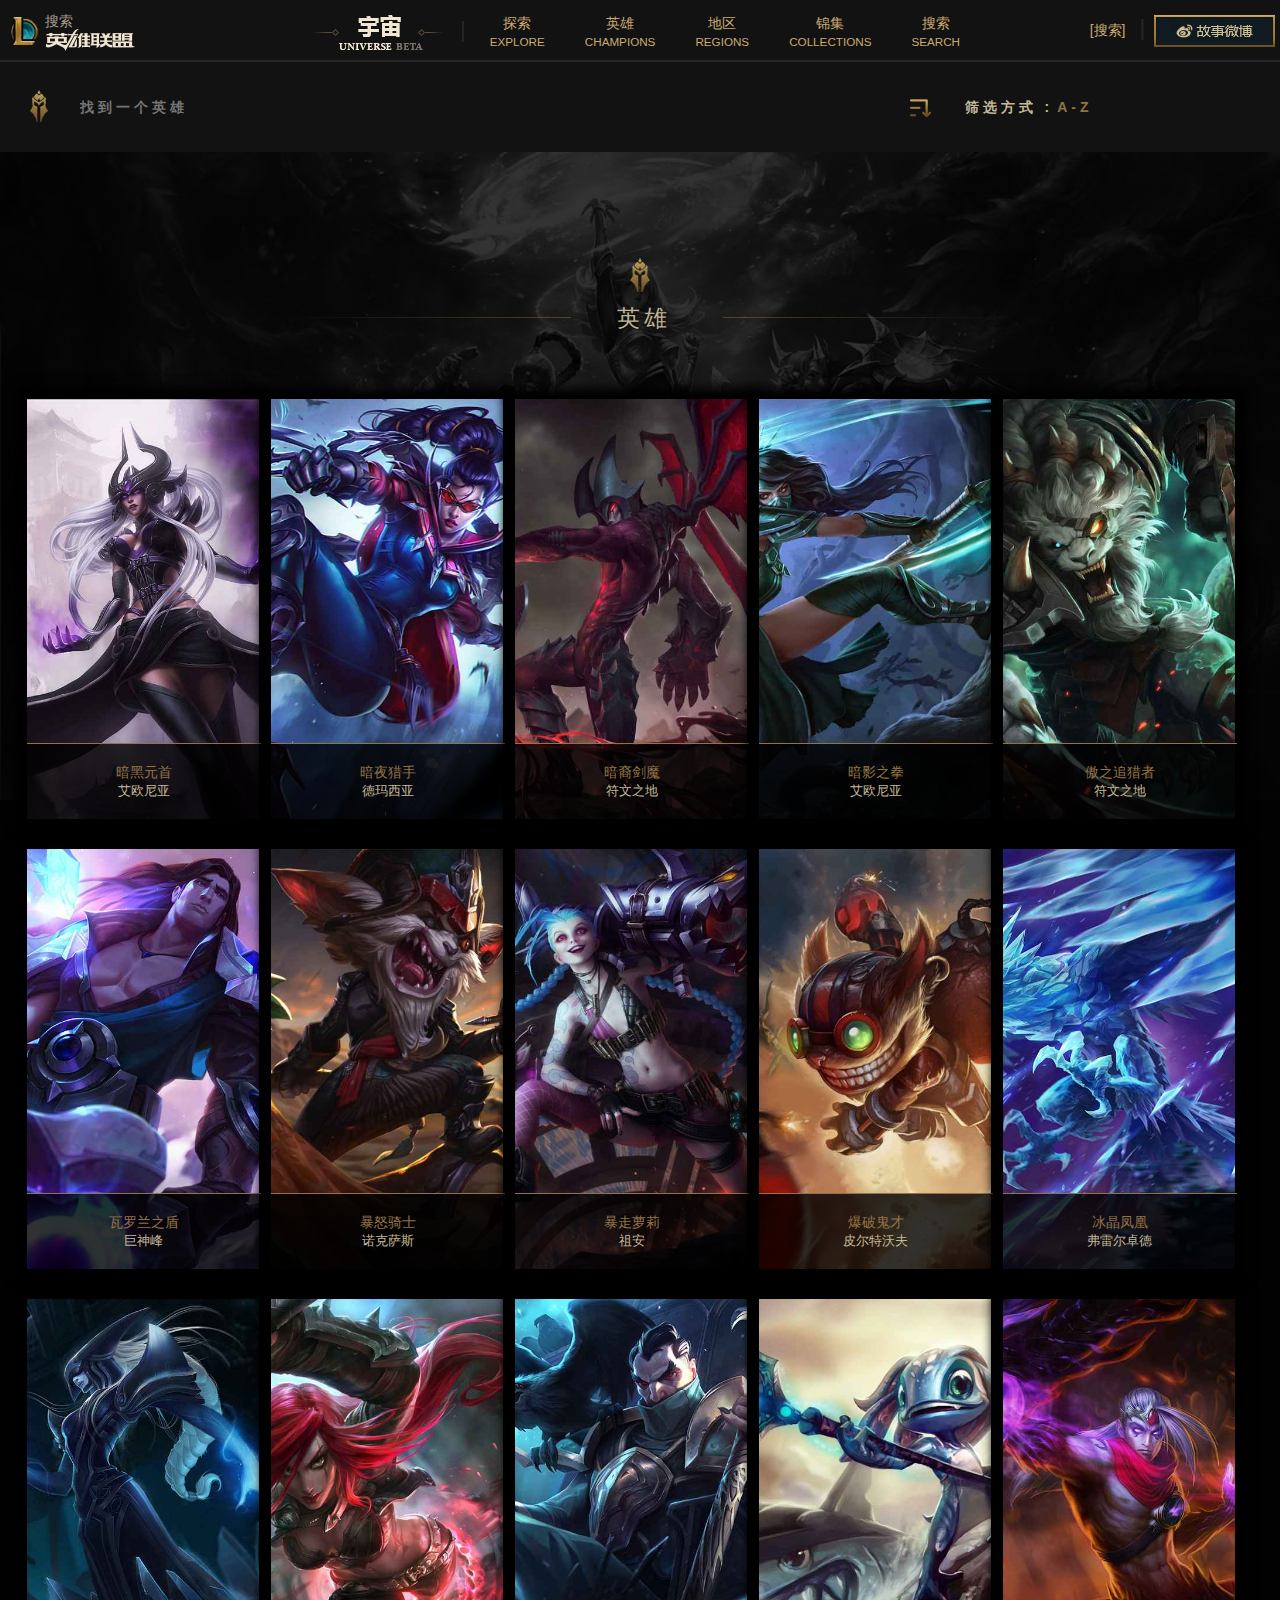
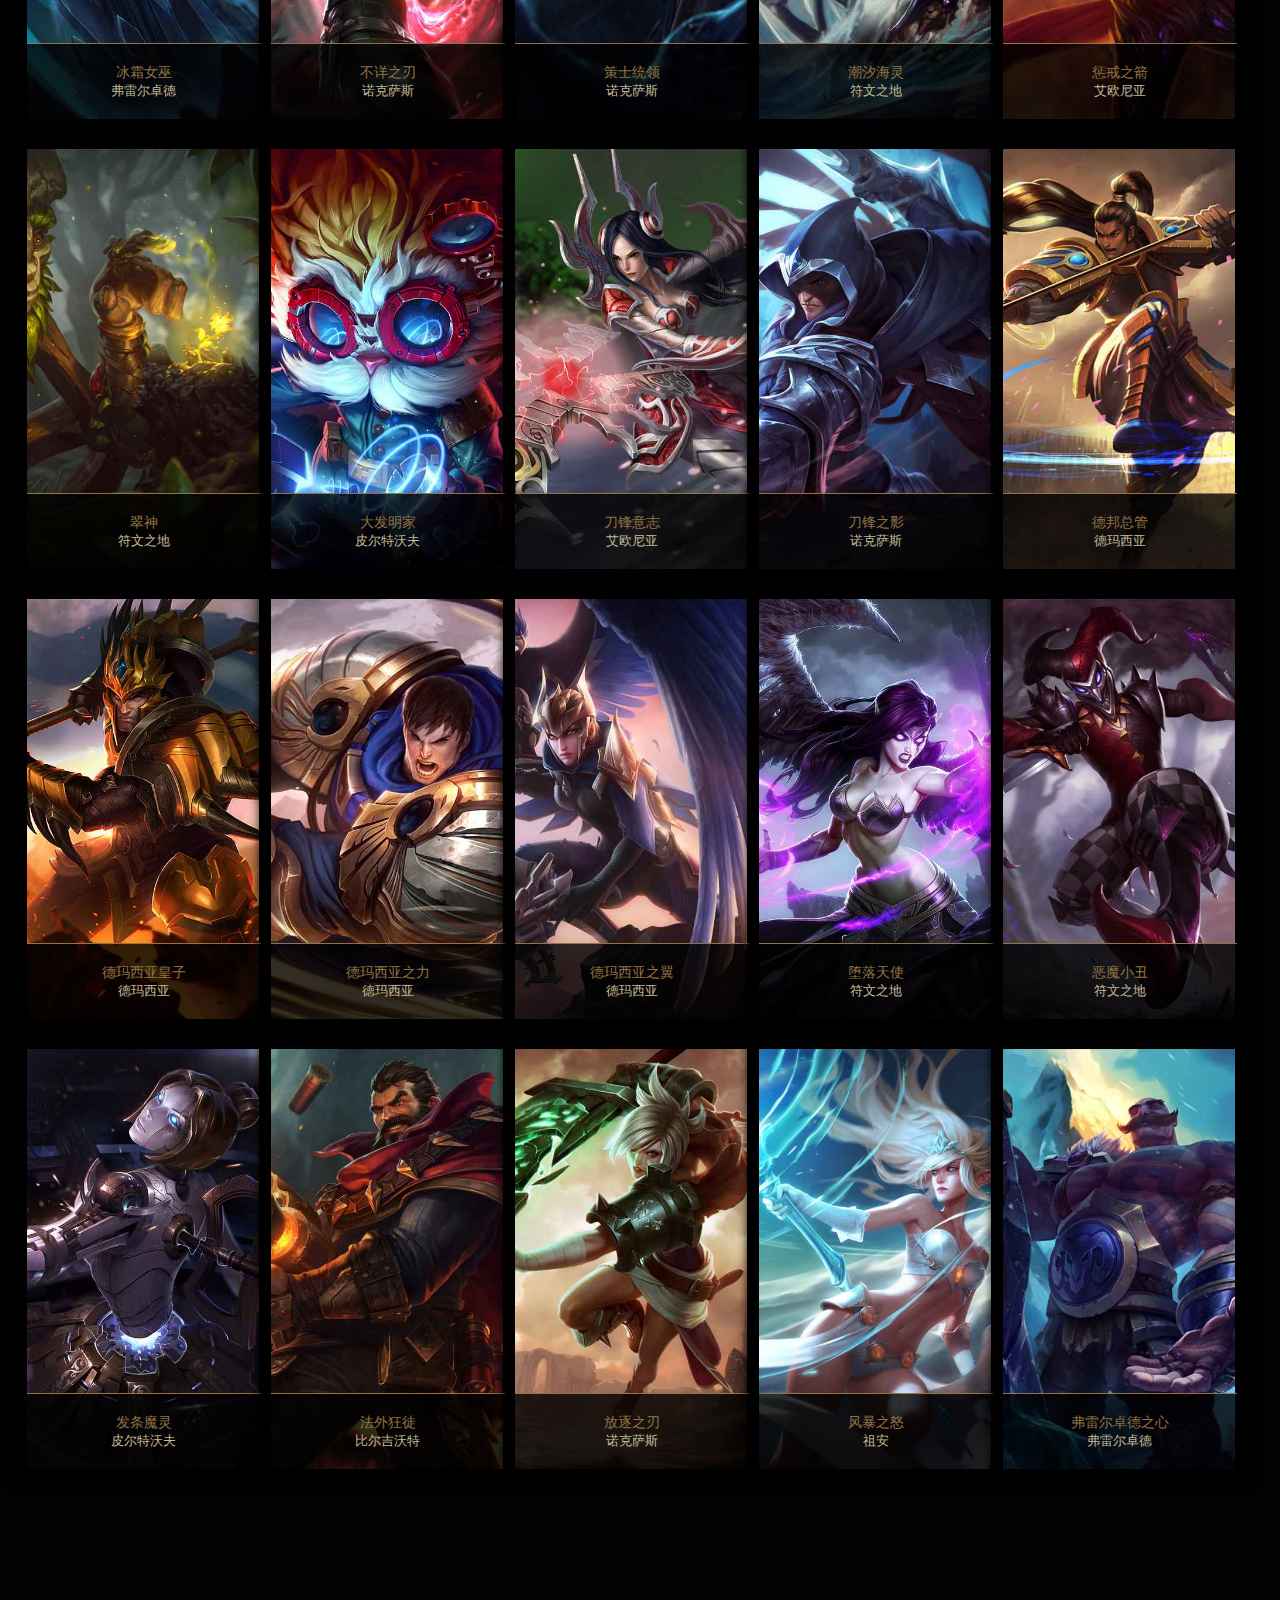
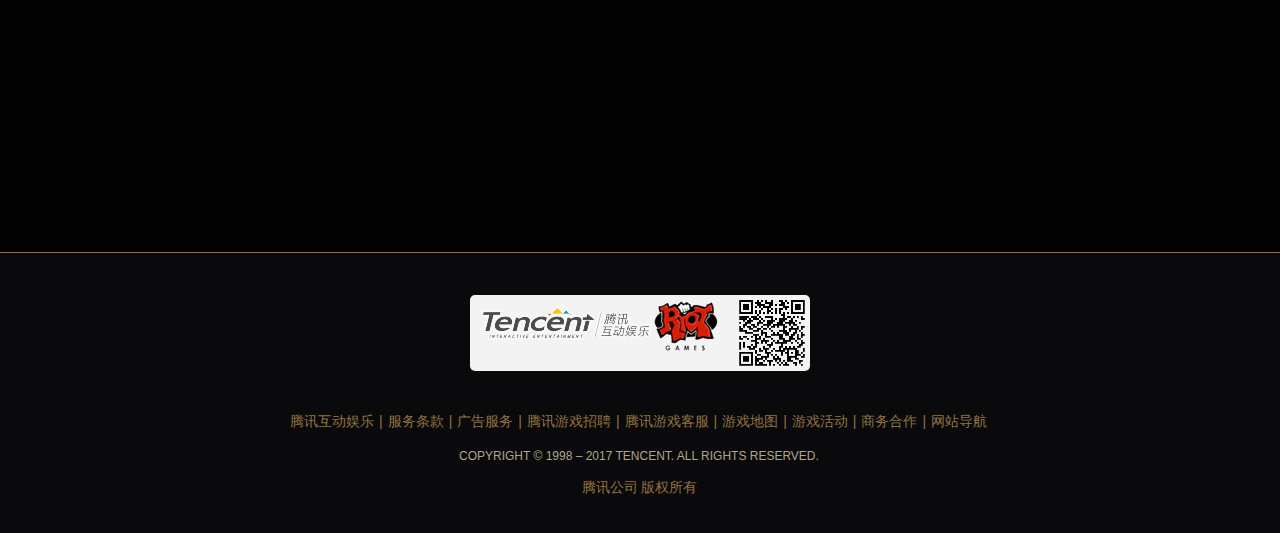
<file: index.html>
<!DOCTYPE html>
<html>
<head lang="en">
    <meta charset="UTF-8">
    <title>英雄</title>
    <link rel="stylesheet" href="base.css"/>
    <link rel="stylesheet" href="css-hero.css"/>
</head>
<body>
<div class="bgi">

</div>
<!--head模块开始-->
<div class="top">
    <div class="left">
        <img src="images/logo.jpg" alt=""/>
        <a href="javascript:void(0)">搜索</a>
        <img src="images/lol名字.png" alt=""/>
    </div>
    <div class="center">
        <img src="images/宇宙.jpg" alt=""/>
        <span>|</span>
        <div class="link">
            <a href="javascript:void(0)">探索<br>
                <small>EXPLORE</small>
            </a>
            <a href="javascript:void(0)">英雄<br>
                <small>CHAMPIONS</small>
            </a>
            <a href="javascript:void(0)">地区<br>
                <small>REGIONS</small>
            </a>
            <a id="xianshi" href="javascript:void(0)">锦集<br>
                <small>COLLECTIONS</small>
            </a>
            <a href="javascript:void(0)" id="linkSearch">搜索<br>
                <small>SEARCH</small>
            </a>
        </div>
    </div>
    <div class="right">
        <a href="javascript:void(0)">[搜索]</a>
        <span>|</span>
        <img src="images/故事微博.jpg" alt=""/>
    </div>
    <!--<div id="xiala" class="jijin">-->
        <!--<div class="tuzhi">-->
            <!--<a href="#">动画工访</a>-->
            <!--<a href="#">星之守护者</a>-->
            <!--<a href="#">美术图志</a>-->
        <!--</div>-->
    <!--</div>-->
</div>
<!--head模块结束-->
<!--隐藏的搜索栏开始-->
<div class="hideSearch" id="hideSearch">
    <div class="centerHideSearch">
        <img src="images/fangdajing.png" id="fangdajing" alt=""/>
        <input type="text" id="hideSearchInput" placeholder="搜索地区和英雄" />
    </div>
    <img src="images/close-icon.png" id="closeIcon" alt=""/>
</div>
<!--隐藏的搜索栏结束-->
<!--搜索模块开始-->
<div class="search">
    <div class="w">
        <img src="images/content_type_icon_champion.png" class="icon_champion" alt=""/>
        <!--搜索栏-->
        <input type="text" id="head-search" class="head-search" placeholder="找到一个英雄"/>
        <!--筛选方式-->
        <div class="select-search">
            <img src="images/SortDropdownIcon.png"  class="select-icon" alt=""/>
            <span class="way-span">筛选方式 :</span>
            <span class="az-span" id="az-span">A-Z</span>
            <!--伸缩隐藏栏-->
            <ul class="hide-bar">
                <li>A-Z</li>
                <li>最新</li>
                <li>地区</li>
            </ul>
        </div>
    </div>
</div>
<!--搜索模块结束-->
<!--内容展示模块开始-->
<div class="content">
    <img src="images/content_type_icon_champion.png" class="hero-icon" alt=""/>
    <h2>英雄</h2>
    <img src="images/line.png" class="line-left" alt=""/>
    <img src="images/line.png" class="line-right" alt=""/>
    <!--英雄卡片-->
    <div class="hero-card w">
        <ul id="hero-card-ul" class="hero-card-ul">
            <!--<li>-->
                <!--<div class="dw">-->
                    <!--<div class="intro">-->
                        <!--<span id="heroname">暗黑元首</span>-->
                        <!--<p id="buluoname">艾欧尼亚</p>-->
                    <!--</div>-->
                    <!--<div class="explore">-->
                        <!--<span>探索</span>-->
                        <!--<div class="srow">-->
                            <!--<span class="hideImg"><img src="images/NextArrow.png" alt=""/></span>-->
                            <!--<span class="showImg"><img src="images/NextArrow.png" alt=""/></span>-->
                        <!--</div>-->
                    <!--</div>-->
                <!--</div>-->
            <!--</li>-->
        </ul>
    </div>
    <!--回到顶部-->
    <div class="return-top">回到顶部</div>
</div>
<!--内容展示模块结束-->
<!--底部模块开始-->
<div class="buttom">
    <div  class="tencentLogo">
        <img src="images/tencentLogo.png" alt=""/>
    </div>
    <ul class="link">
        <li><a href="javascript:void(0)">腾讯互动娱乐</a></li><span>|</span>
        <li><a href="javascript:void(0)">服务条款</a></li><span>|</span>
        <li><a href="javascript:void(0)">广告服务</a></li><span>|</span>
        <li><a href="javascript:void(0)">腾讯游戏招聘</a></li><span>|</span>
        <li><a href="javascript:void(0)">腾讯游戏客服</a></li><span>|</span>
        <li><a href="javascript:void(0)">游戏地图</a></li><span>|</span>
        <li><a href="javascript:void(0)">游戏活动</a></li><span>|</span>
        <li><a href="javascript:void(0)">商务合作</a></li><span>|</span>
        <li><a href="javascript:void(0)">网站导航</a></li>
    </ul>
    <span class="copy">COPYRIGHT © 1998 – 2017 TENCENT. ALL RIGHTS RESERVED.</span>
    <a href="javascript:void(0)" class="txcopy">腾讯公司 版权所有</a>
</div>
<!--底部模块结束-->
<script src="animateSlow.js"></script>
<script src="jQuery版本/jquery-1.12.4.js"></script>
<script>
    //----------------------------------jq入口函数--------------------------------------
    $(function () {
        //---------------------top模块搜索标签的单击事件-------------------------
        $('#linkSearch').on('click', function () {
            $('#hideSearch').slideToggle();
        })
        $('#closeIcon').on('click', function () {
            $('#hideSearch').slideUp();
        })
        //--------------------------英雄名片部分jq-----------------------------
        //英雄名字数组
        var name = ['暗黑元首','暗夜猎手','暗裔剑魔','暗影之拳','傲之追猎者','瓦罗兰之盾','暴怒骑士','暴走萝莉','爆破鬼才','冰晶凤凰','冰霜女巫','不详之刃','策士统领','潮汐海灵','惩戒之箭','翠神','大发明家','刀锋意志','刀锋之影','德邦总管','德玛西亚皇子','德玛西亚之力','德玛西亚之翼','堕落天使','恶魔小丑','发条魔灵','法外狂徒','放逐之刃','风暴之怒','弗雷尔卓德之心'];
        //部落种族数组
        var buluo = ['艾欧尼亚','德玛西亚','符文之地','艾欧尼亚','符文之地','巨神峰','诺克萨斯','祖安','皮尔特沃夫','弗雷尔卓德','弗雷尔卓德','诺克萨斯','诺克萨斯','符文之地','艾欧尼亚','符文之地','皮尔特沃夫','艾欧尼亚','诺克萨斯','德玛西亚','德玛西亚','德玛西亚','德玛西亚','符文之地','符文之地','皮尔特沃夫','比尔吉沃特','诺克萨斯','祖安','弗雷尔卓德'];

        var liLeft = 0;
        var liTop = 0;
        for(var i = 0; i < 30; i ++){
            //创建英雄名片
            $li = $('<li style="width: 232px; height: 420px; margin: 15px 6px;"> <div class="dw"> <div class="intro"> <span id="heroname">暗黑元首</span> <p id="buluoname">艾欧尼亚</p> </div> <div class="explore" style=""> <span>探索</span> <div class="srow"> <span class="hideImg"><img src="images/NextArrow.png" alt=""></span> <span class="showImg"><img src="images/NextArrow.png" alt=""></span> </div> </div> </div> </li>')
            $li.appendTo($('.hero-card-ul'));
            $li.css({
                background:"url(images/"+(i)+".jpg)",
                backgroundPosition:'84.1152% 9.62343%',
                backgroundSize:'cover'
            });
            //给英雄添加名字
            $li.find('#heroname').text(name[i]);
            $li.find('#buluoname').text(buluo[i]);
            //给所有li标签加定位坐标
            $li.css({
                left:liLeft,
                top:liTop
            });
            liTop = (liLeft + 244) > 976? (liTop + 450):liTop;
            liLeft = (liLeft + 244) > 976? 0:liLeft+ 244;

        }
        //英雄名片的li标签的父盒子高度随内容变化
        $('#hero-card-ul').css({height:(liTop)});

        //li 给所有li添加鼠标移入事件
        $('.hero-card-ul > li').mouseenter(function () {
            $(this).stop(true,false).animate({
                'width':254,
                'height':450,
                'margin':0,
                'margin-right':-5,
                'margin-left':-5
            },300).siblings().stop(true,false).animate(
                    {'width':232,
                        'height':420,
                        'margin':15,
                        'margin-right':6,
                        'margin-left':6
                    },300);
            $(this).find('.intro,.explore').stop(true,false).animate(
                    {'width':254},300).parent().siblings().find('.intro,.explore').stop(true,false).animate(
                    {'width':232},300);
            $(this).find('.explore').slideDown("fast").parent().parent().siblings().find('.explore').slideUp("fast");
            //探索-动画箭头
//            $(this).find('.explore > i').
        });

        //li 给所有li添加鼠标移出事件
        $('.hero-card-ul > li').mouseleave(function () {
            $(this).stop(true,false).animate(
                    {'width':232,
                        'height':420,
                        'margin-right':6,
                        'margin-left':6,
                        'margin':15
                    },300);
            $(this).find('.intro,.explore').stop(true,false).animate(
                    {'width':232},300);
            $(this).find('.explore').slideUp("fast");

        });

        //回到顶部事件--------------------------------------
        //window滚动事件
        var $topHeight = $('.top').height();
        $(window).scroll(function () {
            var $scrollTop = $(this).scrollTop();
            //回到顶部图标淡入淡出
            if($scrollTop >= $(window).height()){
                $('.return-top').fadeIn();
            }else{
                $('.return-top').fadeOut();
            }
            //search栏fixed效果
            if($scrollTop >= $topHeight){
                $('.search').addClass('fixed');
                $('.top').css('margin-bottom',90);
            }else{
                $('.search').removeClass('fixed');
                $('.top').css('margin-bottom',0);
            }

            //hideSearch栏fixed效果
            if($scrollTop >= $topHeight){
                $('#hideSearch').addClass('fixed');
                $('.top').css('margin-bottom',90);
            }else{
                $('#hideSearch').removeClass('fixed');
                $('.top').css('margin-bottom',0);
            }
        });

        //点击按钮回到顶部
        $('.return-top').click(function () {
            $('html,body').animate({scrollTop:0},800);
        });

        //给筛选方式设置单击事件------------------------------------------------------------------
        $('.select-search').click(function () {
            $('.hide-bar').slideToggle();
        });
        //给li标签添加两个事件（单击、鼠标移入）
        $('.hide-bar > li').on({
            'click': function () {
            $('#az-span').text($(this).text());
                //添加地区筛选的功能
                if($('#az-span').text() == '地区'){
                    var dmcy = [];
                    var aony = [];
                    var fwzd = [];
                    var za = [];
                    var nkss = [];
                    var petwf = [];
                    var liTop = 0;
                    var liLeft = 0;
                    $('#hero-card-ul > li').css({display:'none'});

                    //判断输入的内容与英雄名字/部落是否一样
                    function areaHeroSelect(areaStr,areaArr){
                        for(var i = 0; i < $('#hero-card-ul > li').length;i++){
                            if(areaStr === $('#hero-card-ul > li').eq(i).find('#buluoname').text()){

                                areaArr[areaArr.length] = $('#hero-card-ul > li').eq(i);

                            }
                        }
                        for (var i = 0; i < areaArr.length; i++) {
                            //重新给li标签加定位坐标
                            areaArr[i].css({
                                left:liLeft,
                                top:liTop
                            });
                            liTop = (liLeft + 244) > 976? (liTop + 450):liTop;
                            liLeft = (liLeft + 244) > 976? 0:liLeft+ 244;
                            areaArr[i].css({display:'block'});
                        }
//                        liLeft = 0;
//                        liTop += 450;
                        //英雄名片的li标签的父盒子高度随内容变化
                        $('#hero-card-ul').css({height:(liTop+150)});
                    }

                    //调用areaHeroSelect函数
                    areaHeroSelect('德玛西亚',dmcy);
                    areaHeroSelect('艾欧尼亚',aony);
                    areaHeroSelect('符文之地',fwzd);
                    areaHeroSelect('祖安',za);
                    areaHeroSelect('诺克萨斯',nkss);
                    areaHeroSelect('皮尔特沃夫',petwf);
                }else{
                    var liLeft = 0;
                    var liTop = 0;
                    for(var i = 0; i < $('#hero-card-ul > li').length; i++){
                        //重新给所有li标签加定位坐标
                        $('#hero-card-ul > li').eq(i).css({
                            left:liLeft,
                            top:liTop
                        });
                        liTop = (liLeft + 244) > 976? (liTop + 450):liTop;
                        liLeft = (liLeft + 244) > 976? 0:liLeft+ 244;
                        $('#hero-card-ul > li').css({display:'block'});
                    }
                }
        },
            'mouseenter': function () {
                $(this).css({
                    backgroundColor:'black'
                }).siblings().css({
                    backgroundColor:'#121212'
                });
            }
        });

        //----------------搜索英雄------------------------
        function searchHero(div){
            var arrHero = [];
            //英雄搜索框keyup事件
            $(div).on('keyup', function () {
                var liLeft = 0;
                var liTop = 0;
                var $text = $(div).val();
                $('#hero-card-ul > li').css({display:'none'});
                //遍历所有li标签
                for(var i = 0; i < $('#hero-card-ul > li').length; i++){
                    //判断输入的内容与英雄名字/部落是否一样
                    if($text === $('#hero-card-ul > li').eq(i).find('#heroname').text() || $text === $('#hero-card-ul > li').eq(i).find('#buluoname').text()){

                        arrHero[arrHero.length] = $('#hero-card-ul > li').eq(i);

                    }

                    //当输入为空，则恢复原样
                    if($text == ""){
                        for(var i = 0; i < $('#hero-card-ul > li').length; i++){
                            //重新给所有li标签加定位坐标
                            $('#hero-card-ul > li').eq(i).css({
                                left:liLeft,
                                top:liTop
                            });
                            liTop = (liLeft + 244) > 976? (liTop + 450):liTop;
                            liLeft = (liLeft + 244) > 976? 0:liLeft+ 244;
                            $('#hero-card-ul > li').css({display:'block'});
                        }
                        arrHero = [];
                    }
                }
                for (var i = 0; i < arrHero.length; i++) {
                    //重新给li标签加定位坐标
                    arrHero[i].css({
                        left:liLeft,
                        top:liTop
                    });
                    liTop = (liLeft + 244) > 976? (liTop + 450):liTop;
                    liLeft = (liLeft + 244) > 976? 0:liLeft+ 244;
                    arrHero[i].css({display:'block'});
                }
                //英雄名片的li标签的父盒子高度随内容变化
                $('#hero-card-ul').css({height:(liTop+150)});
            });
        }

        searchHero('#head-search');
        searchHero('#hideSearchInput');



        //------------------搜索英雄结束-----------------------------



        //----------------小箭头动画-------------------------
        $('.srow').parent().mouseover(function(){
            $('.hideImg').stop().animate({left:'48px'},300,'linear',function () {
                /*动画执行完成*/
            });
            $('.showImg').stop().animate({left:'96px'},300,'linear');
        });

        $('.srow').parent().mouseleave(function(){
            $('.hideImg').stop().animate({left:'-18px'},300,'linear',function () {
                /*动画执行完成*/
            });
            $('.showImg').stop().animate({left:'48px'},300,'linear');
        });
    });

</script>
</body>
</html>
</file>
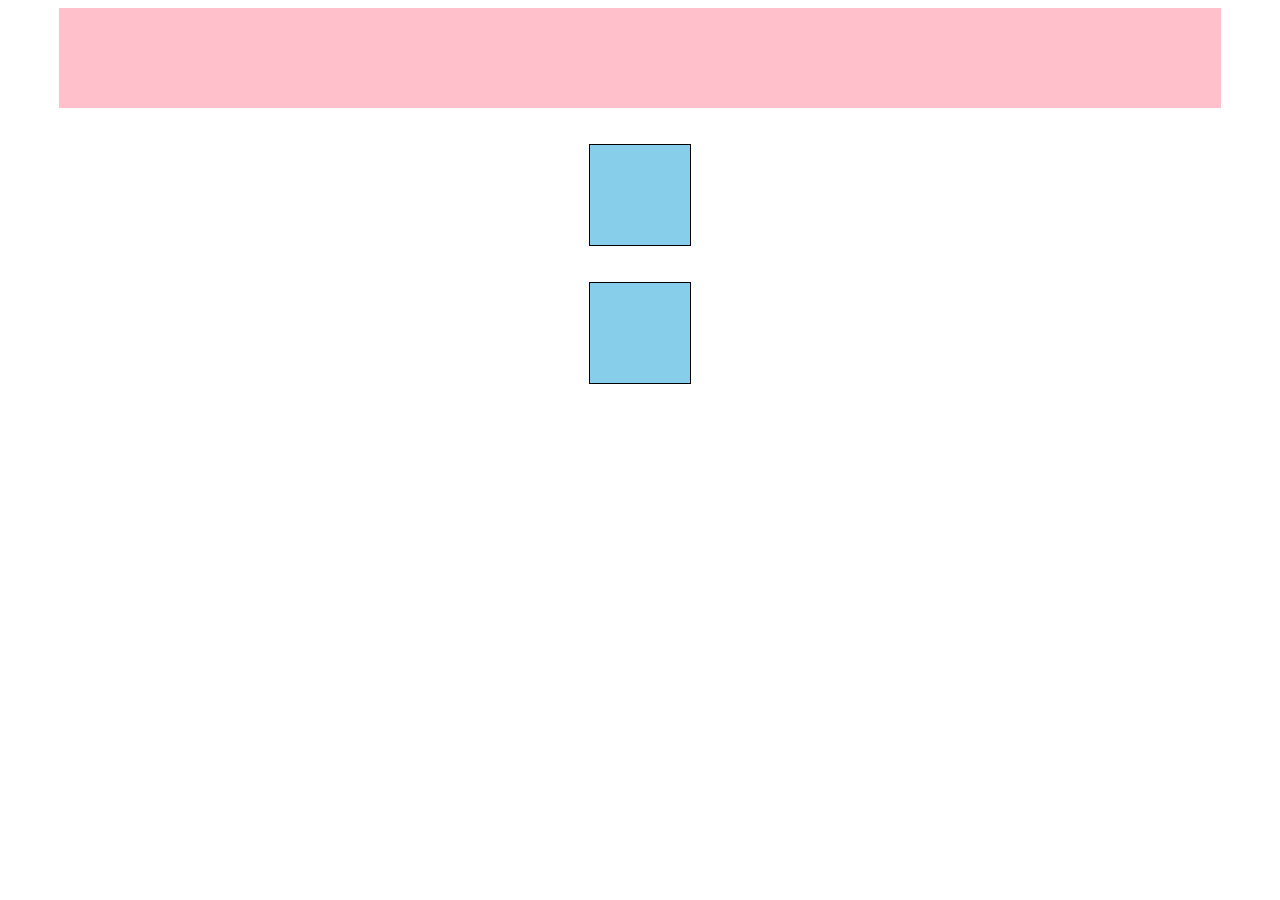
<file: demo.html>
<!DOCTYPE html>
<html>
<head lang="en">
    <meta charset="UTF-8">
    <title></title>
    <style> 
        .box {
            width: 92%;
            height: 100px;
            background-color: pink;
            margin: auto;
        }
        .box1,.box2 {
            width: 100px;
            height: 100px;
            background-color: skyblue;
            margin: auto;
            border: 1px solid #000;
        }
        /*.box1 {*/
            /*position: relative;*/
            /*top: 20px;*/
            /*padding-bottom: 100px;*/
        /*}*/
    </style>
</head>
<body>
<div class="box"></div>
<br/>
<br/>
<div class="box1"></div>
<br/>
<br/>
<div class="box2"></div>
<script src="jQuery版本/jquery-1.12.4.js"></script>
<script>
    $(function () {
       $('.box1,.box2').mouseenter(function () {
           $(this).animate({'width':120,
           'height':120});
       });
    });
</script>
</body>
</html>
</file>
<file: base.css>
/*css 初始化 */
html,
 body, 
 ul, 
 li,
 ol,
 dl,
 dd, 
 dt, 
 p, 
 h1,
 h2,
 h3,
 h4,
 h5,
 h6,
 form,
 fieldset,
 legend,
 img,
 input {
    margin: 0;
    padding: 0;  /*清除元素的内外边距*/
}

fieldset, img, input, button {
    border: none;
    padding: 0;
    margin: 0;
    outline-style: none;  /*外面环绕线*/
}

ul, ol {
    list-style: none;
}

/*去掉原样式中的小黑点*/


img {
    vertical-align: middle;
    border: 0;
    /*ie6以下*/
}



table {
    border-collapse: collapse; /*合并外边线*/
}


body {
    color: #c4b998;
    font-size: 14px;
    font-family: microsoft yahei,Helvetica,tahoma,simsun,sans-serif;
    font-weight: 400;
}

.clearfix:after {
	content: "";
    display: block;
    clear: both;
    height: 0;
    line-height: 0;
    visibility: hidden;
}


h1,
h2,
h3,
h4,
h5,
h6 {
    font-weight: normal;
}

s,
i,
em { 
    font-style: normal;  
    text-decoration: none; 
}
</file>
<file: css-hero.css>
/*版心*/
.w {
    width: 1241px;
    margin:0 auto;
}
body {
    width: 100%;
    background: url(images/aboutBackground.jpg) no-repeat;
    background-position: 50% 80px;
    background-size: 100%;
    background-color: #0a0a0c;
}

/*head模块开始*/
.top {
    width: 100%;
    height: 60px;
    position: relative;
    /*overflow: hidden;*/
    background-color: #121212;
    border-bottom: 2px solid #262626;
}

.top .left {
    width: 132px;
    float: left;
    height: 60px;
    position: absolute;

}

.top .left a {
    position: absolute;
    color: #a29c90;
    top: 13px;
    left: 45px;
    text-decoration: none;
}

.top .left img:last-child {
    position: absolute;
    bottom: 8px;
    left: 45px;
}

.top .left img:first-child {
    position: absolute;
    bottom: 8px;
}

.top .center {
    margin: auto;
    position: relative;
    width: 680px;
    height: 60px;
    overflow: hidden;

}

.top .center img {
    line-height: 60px;
}

.top .center span {
    line-height: 60px;
    font-size: 22px;
    position: absolute;
    color: #262626;

}

.top .center .link {
    left: 800px;
    height: 60px;
    float: right;

}

.top .center .link a {
    float: left;
    text-align: center;
    color: #c9aa71;
    font-size: 14px;
    padding: 15px 0 4px;
    border-bottom: 1px solid transparent;
    margin: 0 20px;
    cursor: pointer;
    text-decoration: none;

}

.top .center .link a:hover {
    color: #fff;
    border-bottom: 2px solid #c9aa71;
}

.top .right {
    position: absolute;
    top: 15px;
    right: 5px;
}

.top .right a {
    color: #c9aa71;
    margin-right: 10px;
    text-decoration: none;

}

.top .right span {
    font-size: 22px;
    margin-right: 5px;
    color: #262626;
}

.diqu {
    position: relative;
}

.diqu img {
    position: absolute;
    top: 71px;
    left: 620px;
}

.diqu a {
    font-size: 35px;
    color: #d3c7aa;
    position: absolute;
    left: 600px;
    top: 163px;
    text-decoration: none;
}

/*head模块结束*/

/*隐藏的搜索栏开始*/
.hideSearch {
    width: 100%;
    height: 124px;
    background-color: #000;
    position: absolute;
    z-index: 10;
    border-bottom: 1px solid #c9aa71;
    display: none;
    -moz-box-shadow:0 0 10px 10px #000;
    -webkit-box-shadow:0 0 10px 10px #000;
    box-shadow:0 0 10px 10px #000;
}
.centerHideSearch {
    width: 877px;
    height: 122px;
    position: absolute;
    top: 15px;
    left: 50%;
    margin-left: -438px;
}
.hideSearch input {
    width: 757px;
    height: 57px;
    padding: 20px;
    font-size: 30px;
    background-color: #121212;
    color: #d3c7aa;
}
.hideSearch #fangdajing {
    width: 59px;
    height: 62px;
    cursor: pointer;
}
.hideSearch #closeIcon {
    width: 32px;
    height: 32px;
    cursor: pointer;
    position: absolute;
    right: 46px;
    top: 46px;
}

/*隐藏的搜索栏结束*/

/*搜索模块开始*/
.fixed {
    position: fixed;
    left: 0;
    top: 0;
    /*z-index: 9;*/
}
.search {
    height: 90px;
    width: 100%;
    background-color: #121212;
    z-index: 9;
}
.search .icon_champion {
    width: 18.172px;
    height: 32px;
    float: left;
    margin-left: 10px;
    margin-top: 28px;
    margin-right: 20px;
}
/*搜索栏*/
.search .head-search {
    width: 626px;
    height: 19px;
    padding:35px 12px ;
    background-color: #121212;
    font-size: 14px;
    letter-spacing: 4px;
    color: #c4b998;
    font-weight: 800;
}
/*筛选方式*/
.search .select-search {
    width: 366px;
    height: 90px;
    float: right;
    background-color: #121212;
    cursor: pointer;
    position: relative;
}
.search .select-search .hide-bar {
    width: 366px;
    height: 132px;
    position: absolute;
    background-color: #121212;
    top: 90px;
    list-style: none;
    z-index: 1;
    display: none;
}
.search .select-search .hide-bar li {
    width: 296px;
    height: 44px;
    font-size: 12px;
    line-height: 44px;
    padding-left: 70px;
    letter-spacing: 2px;
    color: #c4b998;
    font-weight: 800;
}
.search .select-search .select-icon {
    width: 21.328px;
    height: 18px;
    margin-left: 15px;
    /*margin-top: 35px;*/
}
.search .select-search .way-span {
    display: inline-block;
    font-size: 14px;
    letter-spacing: 4px;
    color: #c4b998;
    font-weight: 800;
    margin-left: 30px;
    line-height: 90px;

}
.search .select-search .az-span {
    display: inline-block;
    color: #937341;
    font-size: 14px;
    letter-spacing: 4px;
    font-weight: 800;
}
/*搜索模块结束*/

/*内容展示模块开始*/
.content {
    width: 100%;
    position: relative;
    background-color: #0a0a0c;
    background-color:rgba(0,0,0,0.8);
}
.content .hero-icon {
    width: 20px;
    height: 34px;
    position: absolute;
    top: 106px;
    left: 50%;
    margin-left: -10px;

}
.content h2 {
    position: absolute;
    top: 151px;
    left: 48.2%;
    font-size: 23px;
    letter-spacing: 4px;
    color: #c0b595;
}
.content .line-left {
    position: absolute;
    top: 165px;
    left: 21%;
    width: 302px;
    height: 1px;
    transform: rotateY(180deg);
}
.content .line-right {
    position: absolute;
    top: 165px;
    left: 56.5%;
    width: 302px;
    height: 1px;
}
/*英雄卡片模块开始*/
.hero-card {
    position: relative;
    top: 231px;
    padding-bottom: 600px;
}
.hero-card .hero-card-ul {
    position: relative;
    list-style: none;
    width: 100%;
}
.content .return-top {
    width: 20px;
    height: 80px;
    text-align: center;
    position: fixed;
    right: 25px;
    bottom: 30px;
    background-color: #666;
    display: none;
    cursor: pointer;
    box-shadow:0 0 10px 10px #666666;
    border-radius: 20px;
}
/*英雄名片li标签样式*/

.content .hero-card .hero-card-ul li {
    box-shadow: 0 0 20px black;
    width: 232px;
    height: 420px;
    border: 1px solid black;
    /*margin: 15px 6px 15px 6px;*/
    background:url("images/0.jpg") no-repeat;
    background-position: 84.1152% 9.62343%;
    background-size: cover;
    position: absolute;
    box-shadow:0px 0px 10px 10px #000;
}
.content .hero-card .hero-card-ul li:hover {
    border: 1px solid #927345;
    z-index: 2;
}

.content .hero-card .hero-card-ul li .dw {
    position: absolute;
    bottom: 0;
}
.content .hero-card .hero-card-ul li .intro {
    padding-top: 20px;
    height: 55px;
    width: 234px;
    border-top: 1px solid #927345;
    background-color: rgba(0,0,0,0.8);
    text-align: center;
}
.content .hero-card .hero-card-ul li .intro span {
    font-size: 14px;
    color: #927345;
}
.content .hero-card .hero-card-ul li .intro p {
    font-size: 13px;
}
.content .hero-card .hero-card-ul li .explore {
    height: 55px;
    position: relative;
    width: 234px;
    border-top: 1px solid #927345;
    background-color: rgba(0,0,0,0.8);
    display: none;
}
.content .hero-card .hero-card-ul li .explore > span{
    position: absolute;
    left: 84px;
    top: 15px;
}

/*探索的动画小箭头*/
.srow {
    width: 96px;
    height: 30px;
    position: absolute;
    left: 100px;
    top: 15px;
    cursor: pointer;
    overflow: hidden;
}
.hideImg {
    position: absolute;
    left: -18px;
    top: 0px;
    width: 18px;
    height: 10px;

}
.showImg {
    position: absolute;
    left: 48px;
    top: 0px;
    width: 18px;
    height: 10px;
}
.hideImg img{
    width: 18px;
    height: 10px;
}
.showImg img{
    width: 18px;
    height: 10px;
}


/*英雄名片模块结束*/

/*内容展示模块结束*/
/*底部模块开始*/
.buttom {
    width: 100%;
    background-color: #0a0a0c;
    height: 280px;
    border-top: 1px solid #937341;
}
.buttom .tencentLogo {
    margin: 42px auto;
    width: 330px;
    height: 66px;
    background-color: #f3f3f3;
    border: 5px solid #f3f3f3;
    border-radius: 5px;
}
.buttom .link {
    list-style: none;
    margin: auto;
    overflow: hidden;
    width:700px;
}
.buttom .link li {
    float: left;
}
.buttom .link li a {
    text-decoration: none;
    color: #937341;
    font-size: 14px;
}
.buttom .link li a:hover {
    color: #afa688;
}
.buttom .link span {
    float: left;
    color: #937341;
    margin-left: 5px;
    margin-right: 5px;
}
.buttom .copy {
    width: 362px;
    color: #afa688;
    display: block;
    margin:18px auto;
    height: 12px;
    font-size: 12px;
}
.buttom .txcopy {
    display: block;
    width: 117px;
    text-decoration: none;
    color: #937341;
    margin: auto;
}
.buttom .txcopy:hover {
    color: #afa688;
}
/*底部模块结束*/
</file>
